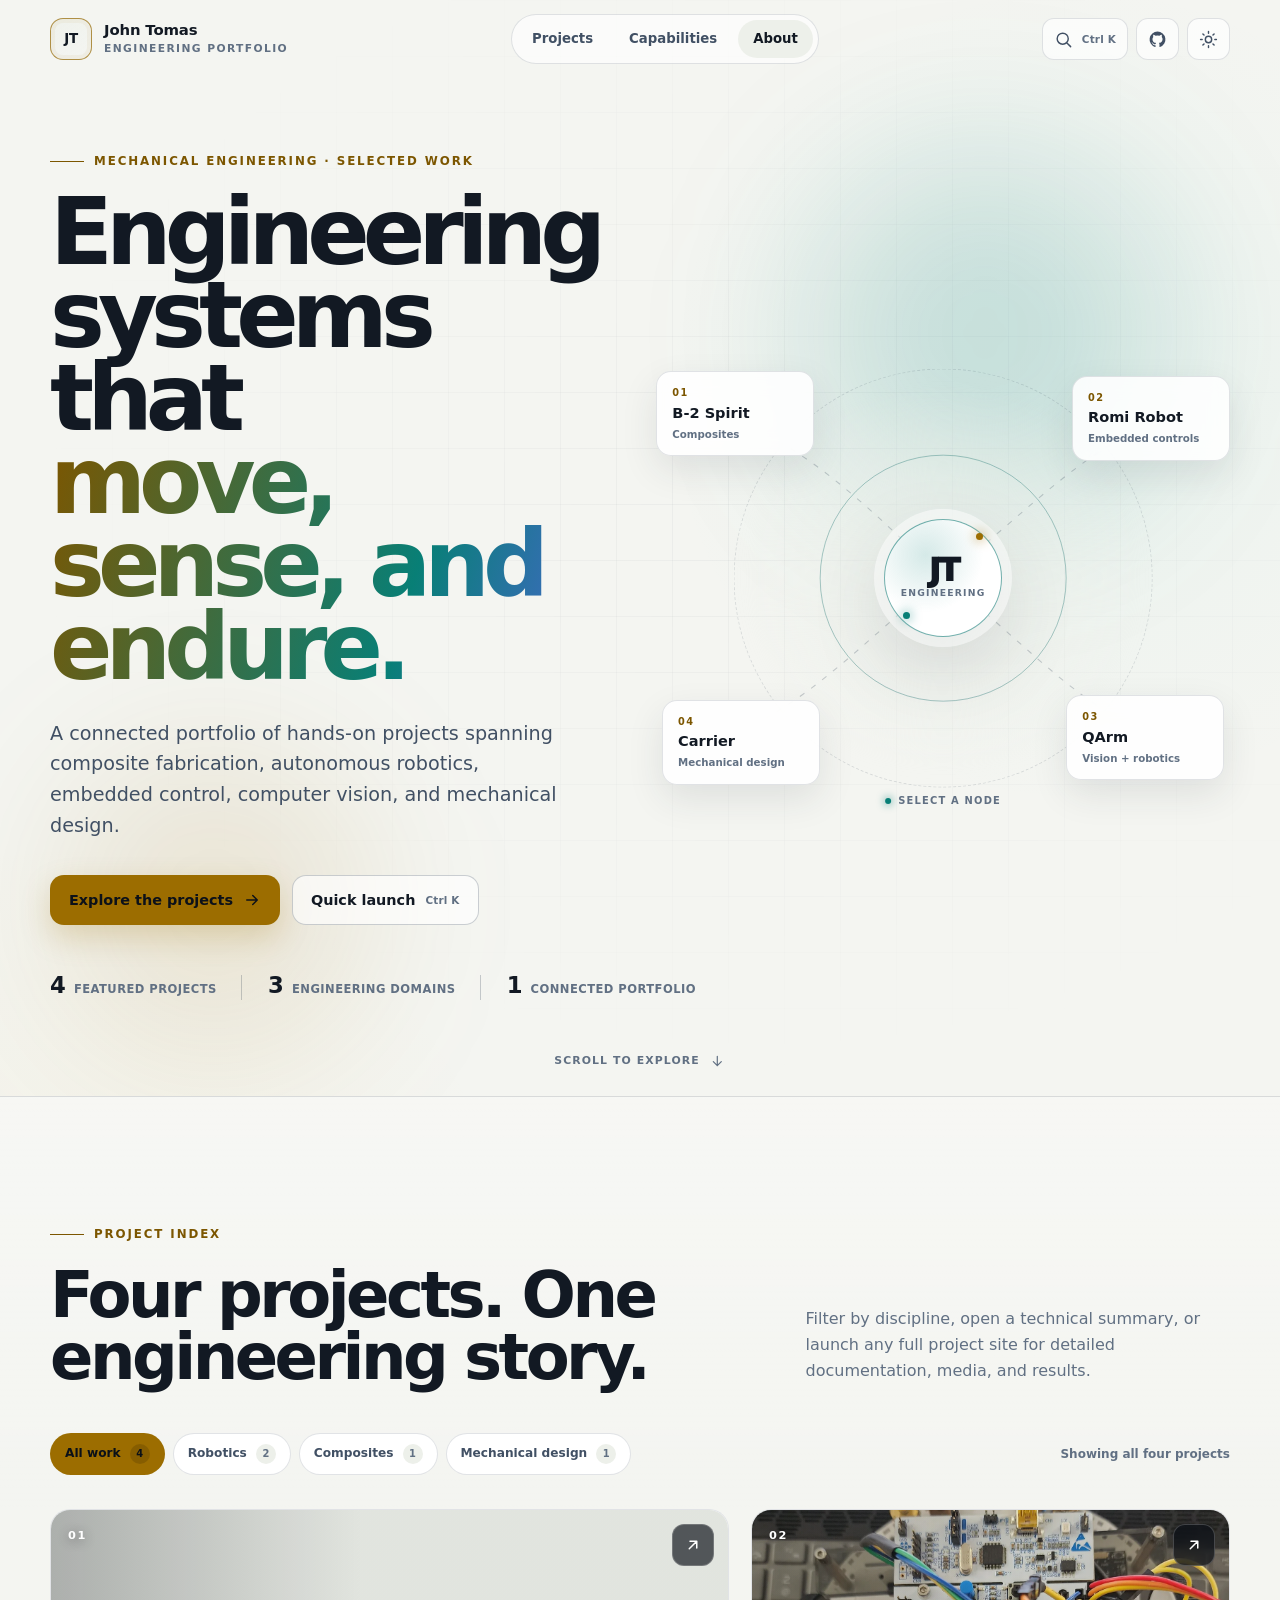
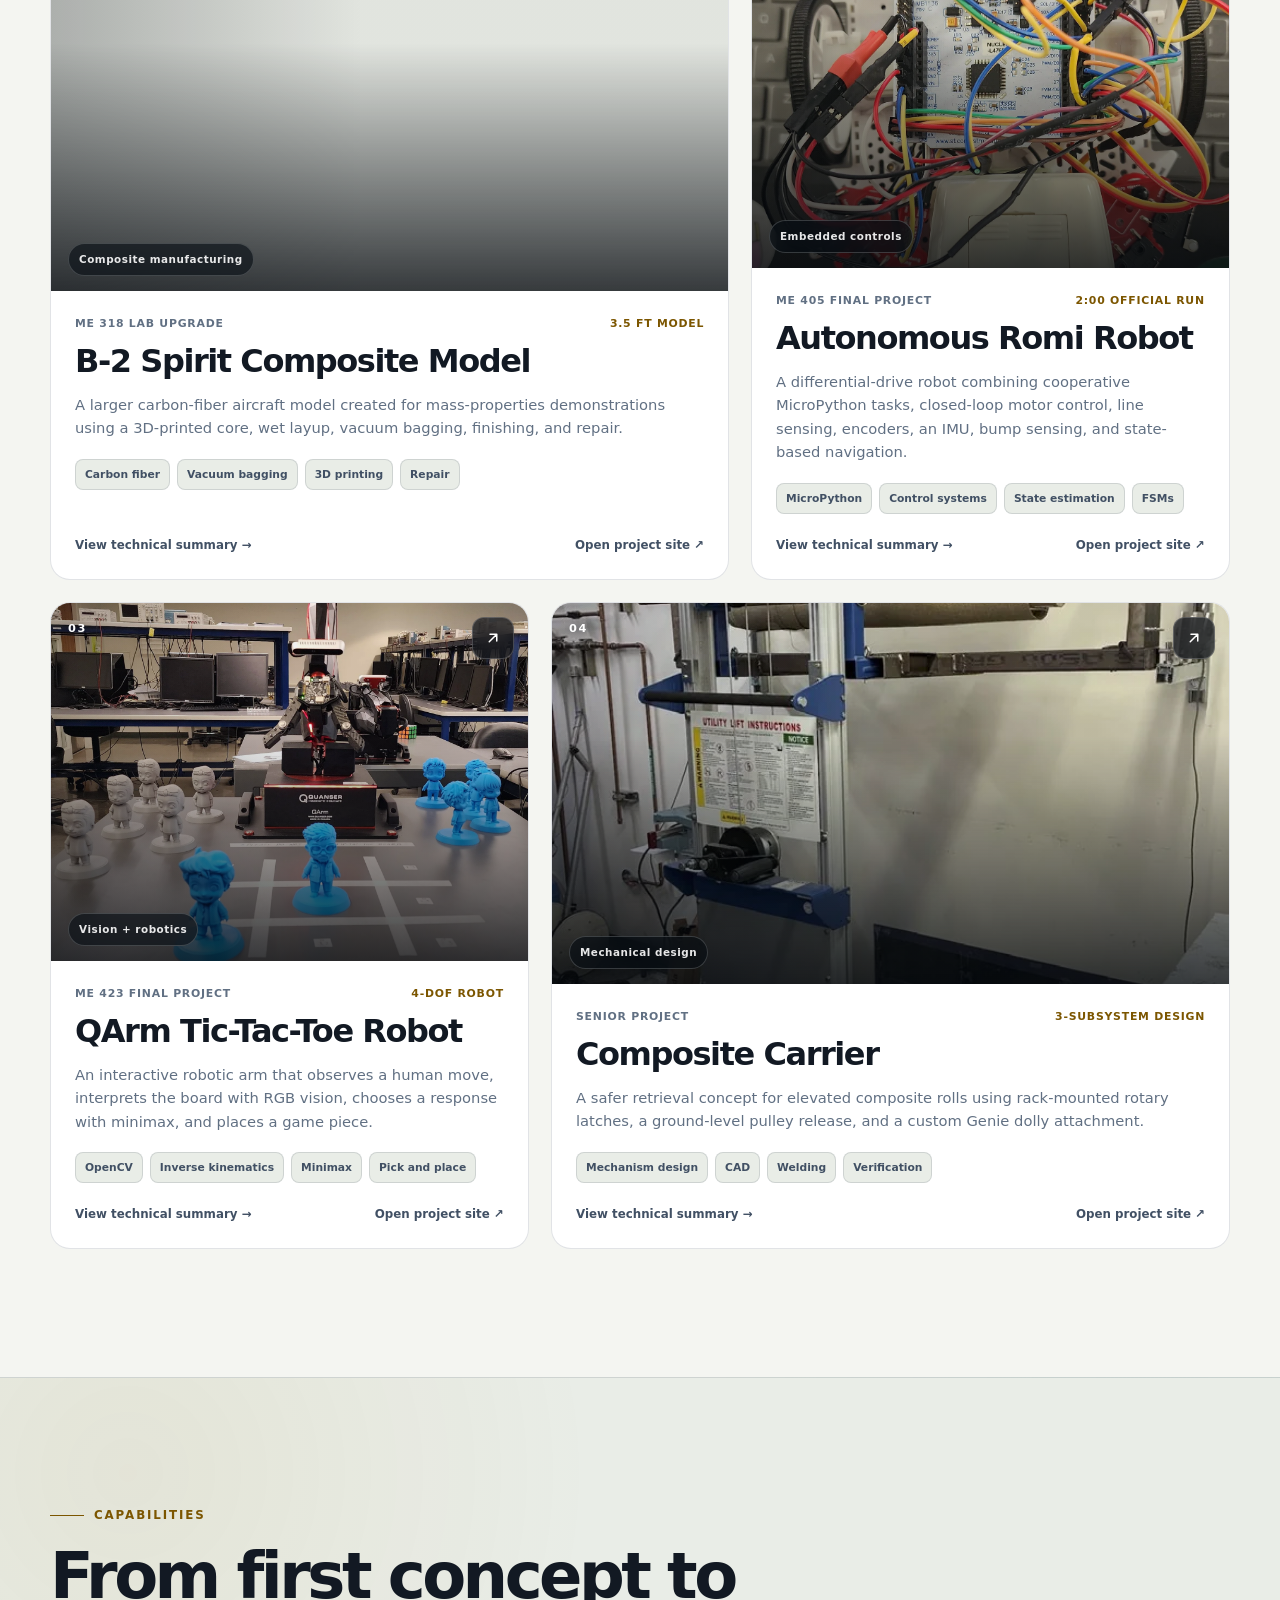
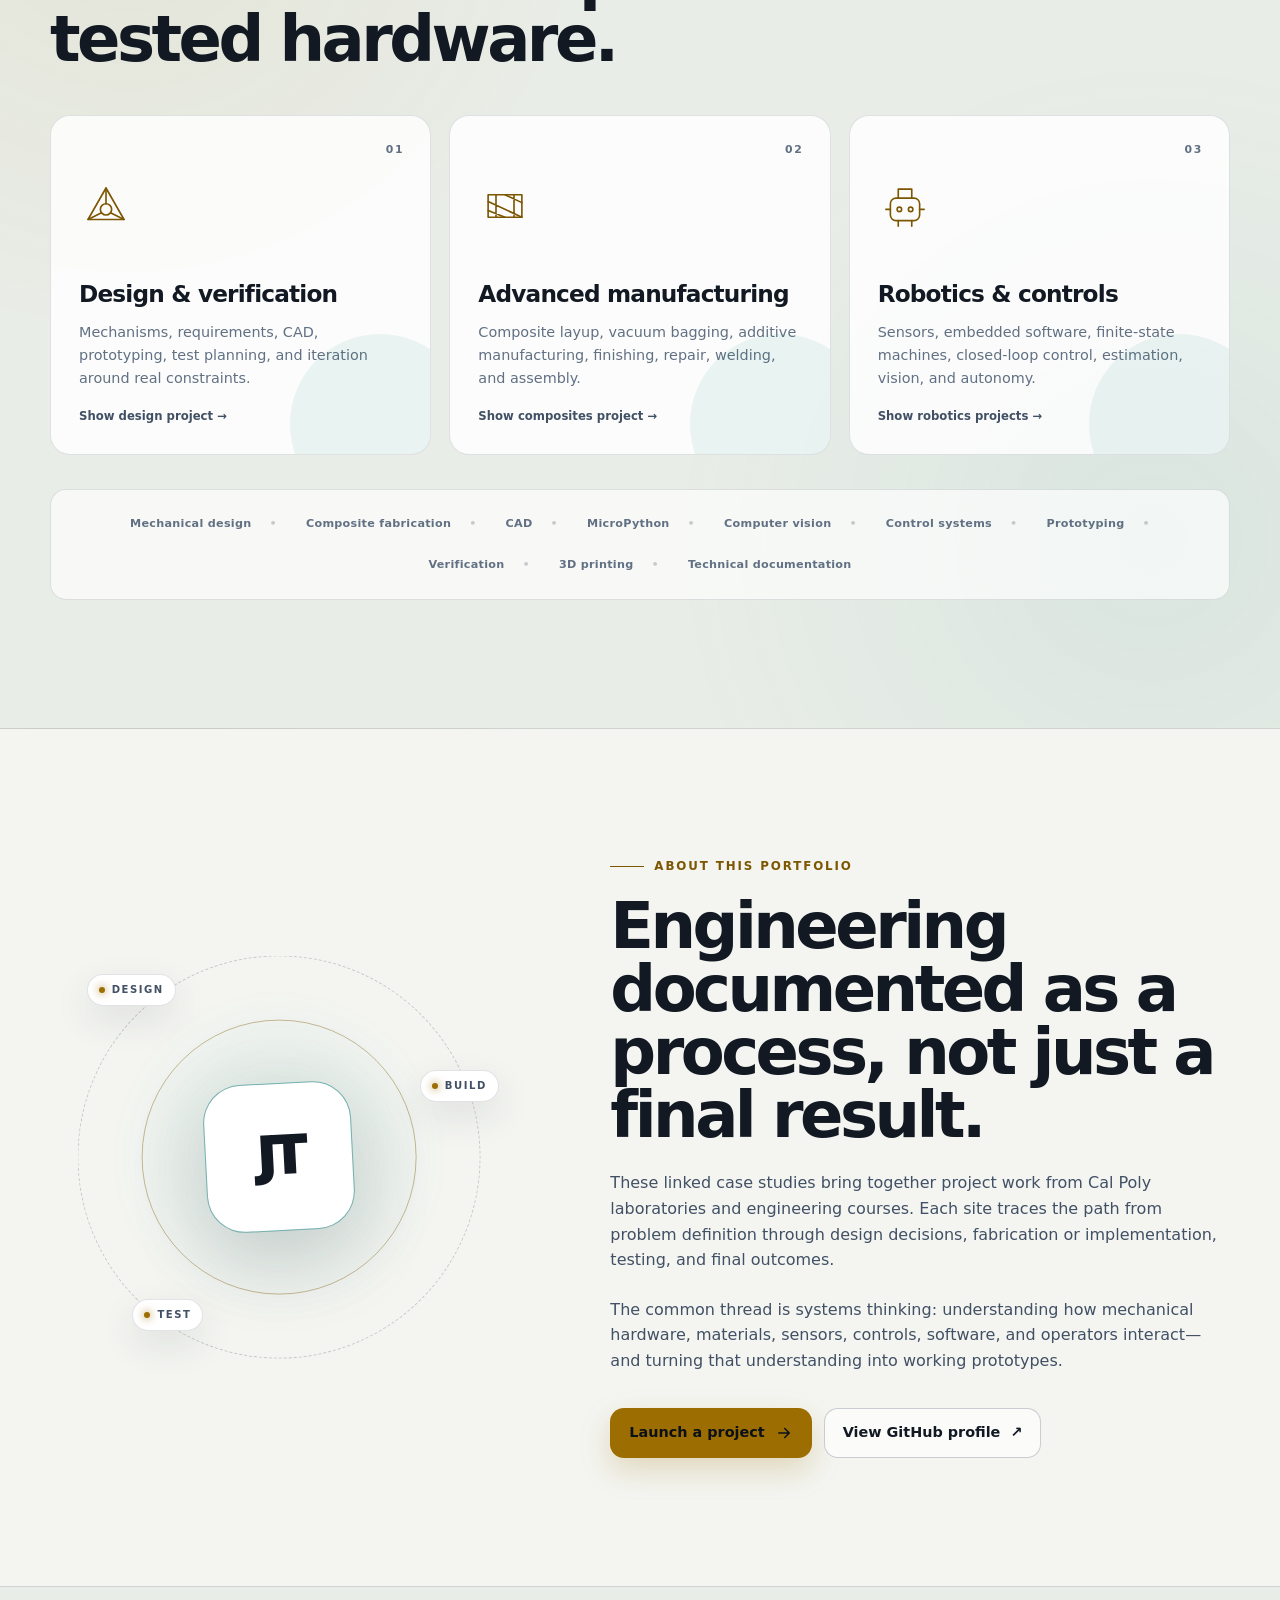
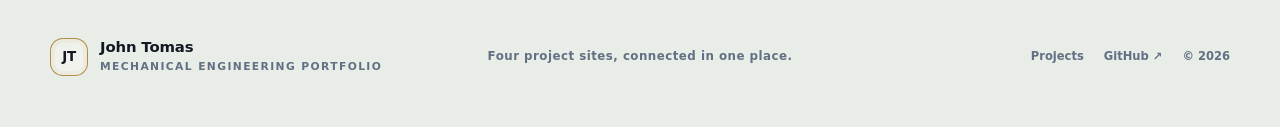
<file: index.html>
<!doctype html>
<html lang="en" data-theme="dark">
<head>
  <meta charset="utf-8" />
  <meta name="viewport" content="width=device-width, initial-scale=1" />
  <meta name="description" content="John Tomas's mechanical engineering portfolio: composites, robotics, embedded controls, computer vision, fabrication, and mechanical design." />
  <meta name="author" content="John Tomas" />
  <meta name="theme-color" content="#070b12" />

  <title>John Tomas | Mechanical Engineering Portfolio</title>
  <link rel="canonical" href="https://jftomas747.github.io/" />
  <link rel="icon" href="assets/favicon.svg" type="image/svg+xml" />
  <link rel="apple-touch-icon" href="assets/icon-192.png" />
  <link rel="manifest" href="site.webmanifest" />

  <meta property="og:type" content="website" />
  <meta property="og:title" content="John Tomas | Engineering Portfolio" />
  <meta property="og:description" content="Four engineering case studies spanning composites, robotics, controls, and mechanical design." />
  <meta property="og:url" content="https://jftomas747.github.io/" />
  <meta property="og:image" content="https://jftomas747.github.io/assets/social-card.jpg" />
  <meta property="og:image:width" content="1200" />
  <meta property="og:image:height" content="630" />
  <meta name="twitter:card" content="summary_large_image" />

  <script>
    document.documentElement.classList.add('js');
    (() => {
      let saved = null;
      try { saved = localStorage.getItem('portfolio-theme'); } catch (_) {}
      const preferred = window.matchMedia('(prefers-color-scheme: light)').matches ? 'light' : 'dark';
      document.documentElement.dataset.theme = saved || preferred;
    })();
  </script>
  <link rel="stylesheet" href="styles.css" />

  <script type="application/ld+json">
  {
    "@context": "https://schema.org",
    "@type": "Person",
    "name": "John Tomas",
    "url": "https://jftomas747.github.io/",
    "sameAs": ["https://github.com/jftomas747"],
    "knowsAbout": [
      "Mechanical engineering",
      "Composite manufacturing",
      "Robotics",
      "Embedded controls",
      "Computer vision",
      "Mechanical design"
    ]
  }
  </script>
</head>
<body>
  <a class="skip-link" href="#main-content">Skip to content</a>
  <div class="scroll-progress" aria-hidden="true"><span id="scroll-progress-bar"></span></div>

  <header class="site-header" id="site-header">
    <div class="container header-inner">
      <a class="brand" href="#home" aria-label="John Tomas portfolio home">
        <span class="brand-mark" aria-hidden="true">JT</span>
        <span class="brand-copy">
          <strong>John Tomas</strong>
          <span>Engineering Portfolio</span>
        </span>
      </a>

      <nav class="desktop-nav" aria-label="Primary navigation">
        <a href="#projects">Projects</a>
        <a href="#capabilities">Capabilities</a>
        <a href="#about">About</a>
      </nav>

      <div class="header-actions">
        <button class="icon-button command-trigger" type="button" aria-label="Open project search" title="Search projects (Ctrl or Command + K)">
          <svg viewBox="0 0 24 24" aria-hidden="true"><path d="m21 21-4.35-4.35m1.35-5.65a7 7 0 1 1-14 0 7 7 0 0 1 14 0Z" /></svg>
          <span class="command-key" aria-hidden="true">⌘K</span>
        </button>

        <a class="icon-button" href="https://github.com/jftomas747" target="_blank" rel="noopener noreferrer" aria-label="Open John Tomas on GitHub" title="GitHub profile">
          <svg viewBox="0 0 24 24" aria-hidden="true"><path d="M12 2a10 10 0 0 0-3.16 19.49c.5.09.68-.22.68-.48v-1.87c-2.78.6-3.37-1.18-3.37-1.18-.45-1.16-1.11-1.47-1.11-1.47-.91-.62.07-.61.07-.61 1 .07 1.53 1.03 1.53 1.03.9 1.53 2.35 1.09 2.92.83.09-.65.35-1.09.64-1.34-2.22-.25-4.55-1.11-4.55-4.94 0-1.09.39-1.98 1.03-2.68-.1-.25-.45-1.27.1-2.64 0 0 .84-.27 2.75 1.02A9.56 9.56 0 0 1 12 6.82a9.5 9.5 0 0 1 2.5.34c1.9-1.29 2.74-1.02 2.74-1.02.55 1.37.2 2.39.1 2.64.64.7 1.03 1.59 1.03 2.68 0 3.84-2.34 4.69-4.57 4.94.36.31.68.92.68 1.86v2.75c0 .27.18.58.69.48A10 10 0 0 0 12 2Z" /></svg>
        </a>

        <button class="icon-button" id="theme-toggle" type="button" aria-label="Switch color theme" title="Switch color theme">
          <svg class="theme-icon theme-icon--sun" viewBox="0 0 24 24" aria-hidden="true"><circle cx="12" cy="12" r="4" /><path d="M12 2v2m0 16v2M4.93 4.93l1.42 1.42m11.3 11.3 1.42 1.42M2 12h2m16 0h2M4.93 19.07l1.42-1.42m11.3-11.3 1.42-1.42" /></svg>
          <svg class="theme-icon theme-icon--moon" viewBox="0 0 24 24" aria-hidden="true"><path d="M21 12.79A9 9 0 1 1 11.21 3 7 7 0 0 0 21 12.79Z" /></svg>
        </button>

        <button class="icon-button menu-toggle" id="menu-toggle" type="button" aria-controls="mobile-nav" aria-expanded="false" aria-label="Open navigation menu">
          <svg class="menu-icon" viewBox="0 0 24 24" aria-hidden="true"><path d="M4 7h16M4 12h16M4 17h16" /></svg>
        </button>
      </div>
    </div>

    <nav class="mobile-nav" id="mobile-nav" aria-label="Mobile navigation" hidden>
      <a href="#projects">Projects</a>
      <a href="#capabilities">Capabilities</a>
      <a href="#about">About</a>
      <button class="mobile-command command-trigger" type="button">Quick launch <span>⌘K</span></button>
    </nav>
  </header>

  <main id="main-content">
    <section class="hero" id="home" aria-labelledby="hero-title">
      <div class="hero-grid-pattern" aria-hidden="true"></div>
      <div class="hero-glow hero-glow--one" aria-hidden="true"></div>
      <div class="hero-glow hero-glow--two" aria-hidden="true"></div>

      <div class="container hero-layout">
        <div class="hero-copy reveal">
          <p class="eyebrow"><span></span> Mechanical Engineering · Selected Work</p>
          <h1 id="hero-title">Engineering systems that <span class="gradient-text">move, sense, and endure.</span></h1>
          <p class="hero-lede">
            A connected portfolio of hands-on projects spanning composite fabrication, autonomous robotics, embedded control, computer vision, and mechanical design.
          </p>

          <div class="hero-actions">
            <a class="button button--primary" href="#projects">
              Explore the projects
              <svg viewBox="0 0 24 24" aria-hidden="true"><path d="M5 12h14m-6-6 6 6-6 6" /></svg>
            </a>
            <button class="button button--secondary command-trigger" type="button">
              Quick launch
              <span class="button-key" aria-hidden="true">⌘K</span>
            </button>
          </div>

          <dl class="hero-stats" aria-label="Portfolio summary">
            <div><dt>4</dt><dd>Featured projects</dd></div>
            <div><dt>3</dt><dd>Engineering domains</dd></div>
            <div><dt>1</dt><dd>Connected portfolio</dd></div>
          </dl>
        </div>

        <div class="system-map reveal" aria-label="Interactive map of the four featured projects">
          <div class="map-orbit map-orbit--outer" aria-hidden="true"></div>
          <div class="map-orbit map-orbit--inner" aria-hidden="true"></div>
          <svg class="map-lines" viewBox="0 0 620 520" preserveAspectRatio="none" aria-hidden="true">
            <path class="map-line map-line--b2" d="M310 260 C245 200 184 136 108 100" />
            <path class="map-line map-line--romi" d="M310 260 C384 205 444 138 516 103" />
            <path class="map-line map-line--qarm" d="M310 260 C384 318 441 382 509 418" />
            <path class="map-line map-line--carrier" d="M310 260 C240 315 182 379 111 416" />
          </svg>

          <div class="map-core" aria-hidden="true">
            <span>JT</span>
            <small>Engineering</small>
          </div>

          <a class="map-node map-node--b2" href="#b2-spirit" data-map-project="b2">
            <span class="map-node__index">01</span>
            <strong>B-2 Spirit</strong>
            <small>Composites</small>
          </a>
          <a class="map-node map-node--romi" href="#romi-robot" data-map-project="romi">
            <span class="map-node__index">02</span>
            <strong>Romi Robot</strong>
            <small>Embedded controls</small>
          </a>
          <a class="map-node map-node--qarm" href="#qarm-tictactoe" data-map-project="qarm">
            <span class="map-node__index">03</span>
            <strong>QArm</strong>
            <small>Vision + robotics</small>
          </a>
          <a class="map-node map-node--carrier" href="#composite-carrier" data-map-project="carrier">
            <span class="map-node__index">04</span>
            <strong>Carrier</strong>
            <small>Mechanical design</small>
          </a>

          <div class="map-label" aria-hidden="true"><span></span> Select a node</div>
        </div>
      </div>

      <a class="scroll-cue" href="#projects" aria-label="Scroll to projects">
        <span>Scroll to explore</span>
        <svg viewBox="0 0 24 24" aria-hidden="true"><path d="M12 5v14m-6-6 6 6 6-6" /></svg>
      </a>
    </section>

    <section class="section projects-section" id="projects" aria-labelledby="projects-title">
      <div class="container">
        <div class="section-heading reveal">
          <div>
            <p class="eyebrow"><span></span> Project Index</p>
            <h2 id="projects-title">Four projects. One engineering story.</h2>
          </div>
          <p>
            Filter by discipline, open a technical summary, or launch any full project site for detailed documentation, media, and results.
          </p>
        </div>

        <div class="filter-row reveal">
          <div class="filter-group" role="group" aria-label="Filter projects by discipline">
            <button class="filter-button is-active" type="button" data-filter="all" aria-pressed="true">All work <span>4</span></button>
            <button class="filter-button" type="button" data-filter="robotics" aria-pressed="false">Robotics <span>2</span></button>
            <button class="filter-button" type="button" data-filter="composites" aria-pressed="false">Composites <span>1</span></button>
            <button class="filter-button" type="button" data-filter="design" aria-pressed="false">Mechanical design <span>1</span></button>
          </div>
          <p class="filter-status" id="filter-status" aria-live="polite">Showing all four projects</p>
        </div>

        <div class="projects-grid" id="project-grid">
          <article class="project-card project-card--wide reveal" id="b2-spirit" data-category="composites manufacturing" data-project-card="b2">
            <div class="project-card__media">
              <img src="assets/b2-spirit.webp" alt="Finished glossy carbon-fiber B-2 Spirit model on a workbench" width="1600" height="901" loading="lazy" decoding="async" />
              <span class="project-card__number" aria-hidden="true">01</span>
              <span class="project-card__discipline">Composite manufacturing</span>
              <a class="project-card__launch-icon" href="https://jftomas747.github.io/b2-spirit-mass-properties/" target="_blank" rel="noopener noreferrer" aria-label="Open the B-2 Spirit project site in a new tab">
                <svg viewBox="0 0 24 24" aria-hidden="true"><path d="M7 17 17 7M8 7h9v9" /></svg>
              </a>
            </div>
            <div class="project-card__body">
              <div class="project-card__meta"><span>ME 318 Lab Upgrade</span><span>3.5 ft model</span></div>
              <h3>B-2 Spirit Composite Model</h3>
              <p>A larger carbon-fiber aircraft model created for mass-properties demonstrations using a 3D-printed core, wet layup, vacuum bagging, finishing, and repair.</p>
              <ul class="tag-list" aria-label="B-2 Spirit project skills">
                <li>Carbon fiber</li><li>Vacuum bagging</li><li>3D printing</li><li>Repair</li>
              </ul>
              <div class="project-card__actions">
                <button class="text-button" type="button" data-project-open="b2">View technical summary <span aria-hidden="true">→</span></button>
                <a href="https://jftomas747.github.io/b2-spirit-mass-properties/" target="_blank" rel="noopener noreferrer">Open project site <span aria-hidden="true">↗</span></a>
              </div>
            </div>
          </article>

          <article class="project-card project-card--tall reveal" id="romi-robot" data-category="robotics controls embedded" data-project-card="romi">
            <div class="project-card__media">
              <img src="assets/romi.webp" alt="Top view of the assembled Romi robot with controller board, sensors, wheels, and wiring" width="1349" height="1600" loading="lazy" decoding="async" />
              <span class="project-card__number" aria-hidden="true">02</span>
              <span class="project-card__discipline">Embedded controls</span>
              <a class="project-card__launch-icon" href="https://jftomas747.github.io/me405-final-website/" target="_blank" rel="noopener noreferrer" aria-label="Open the autonomous Romi project site in a new tab">
                <svg viewBox="0 0 24 24" aria-hidden="true"><path d="M7 17 17 7M8 7h9v9" /></svg>
              </a>
            </div>
            <div class="project-card__body">
              <div class="project-card__meta"><span>ME 405 Final Project</span><span>2:00 official run</span></div>
              <h3>Autonomous Romi Robot</h3>
              <p>A differential-drive robot combining cooperative MicroPython tasks, closed-loop motor control, line sensing, encoders, an IMU, bump sensing, and state-based navigation.</p>
              <ul class="tag-list" aria-label="Romi project skills">
                <li>MicroPython</li><li>Control systems</li><li>State estimation</li><li>FSMs</li>
              </ul>
              <div class="project-card__actions">
                <button class="text-button" type="button" data-project-open="romi">View technical summary <span aria-hidden="true">→</span></button>
                <a href="https://jftomas747.github.io/me405-final-website/" target="_blank" rel="noopener noreferrer">Open project site <span aria-hidden="true">↗</span></a>
              </div>
            </div>
          </article>

          <article class="project-card project-card--tall reveal" id="qarm-tictactoe" data-category="robotics vision software" data-project-card="qarm">
            <div class="project-card__media">
              <img src="assets/qarm.webp" alt="Quanser QArm positioned over a tic-tac-toe board with blue and neutral character tokens" width="1600" height="1448" loading="lazy" decoding="async" />
              <span class="project-card__number" aria-hidden="true">03</span>
              <span class="project-card__discipline">Vision + robotics</span>
              <a class="project-card__launch-icon" href="https://jftomas747.github.io/me423_robotics_tictactoe_project/" target="_blank" rel="noopener noreferrer" aria-label="Open the QArm tic-tac-toe project site in a new tab">
                <svg viewBox="0 0 24 24" aria-hidden="true"><path d="M7 17 17 7M8 7h9v9" /></svg>
              </a>
            </div>
            <div class="project-card__body">
              <div class="project-card__meta"><span>ME 423 Final Project</span><span>4-DOF robot</span></div>
              <h3>QArm Tic-Tac-Toe Robot</h3>
              <p>An interactive robotic arm that observes a human move, interprets the board with RGB vision, chooses a response with minimax, and places a game piece.</p>
              <ul class="tag-list" aria-label="QArm project skills">
                <li>OpenCV</li><li>Inverse kinematics</li><li>Minimax</li><li>Pick and place</li>
              </ul>
              <div class="project-card__actions">
                <button class="text-button" type="button" data-project-open="qarm">View technical summary <span aria-hidden="true">→</span></button>
                <a href="https://jftomas747.github.io/me423_robotics_tictactoe_project/" target="_blank" rel="noopener noreferrer">Open project site <span aria-hidden="true">↗</span></a>
              </div>
            </div>
          </article>

          <article class="project-card project-card--wide reveal" id="composite-carrier" data-category="design manufacturing verification" data-project-card="carrier">
            <div class="project-card__media">
              <img src="assets/composite-carrier.webp" alt="Composite Carrier verification prototype mounted on a Genie material lift in the composites laboratory" width="621" height="818" loading="lazy" decoding="async" />
              <span class="project-card__number" aria-hidden="true">04</span>
              <span class="project-card__discipline">Mechanical design</span>
              <a class="project-card__launch-icon" href="https://jftomas747.github.io/composite-carrier/" target="_blank" rel="noopener noreferrer" aria-label="Open the Composite Carrier project site in a new tab">
                <svg viewBox="0 0 24 24" aria-hidden="true"><path d="M7 17 17 7M8 7h9v9" /></svg>
              </a>
            </div>
            <div class="project-card__body">
              <div class="project-card__meta"><span>Senior Project</span><span>3-subsystem design</span></div>
              <h3>Composite Carrier</h3>
              <p>A safer retrieval concept for elevated composite rolls using rack-mounted rotary latches, a ground-level pulley release, and a custom Genie dolly attachment.</p>
              <ul class="tag-list" aria-label="Composite Carrier project skills">
                <li>Mechanism design</li><li>CAD</li><li>Welding</li><li>Verification</li>
              </ul>
              <div class="project-card__actions">
                <button class="text-button" type="button" data-project-open="carrier">View technical summary <span aria-hidden="true">→</span></button>
                <a href="https://jftomas747.github.io/composite-carrier/" target="_blank" rel="noopener noreferrer">Open project site <span aria-hidden="true">↗</span></a>
              </div>
            </div>
          </article>
        </div>
      </div>
    </section>

    <section class="section capabilities-section" id="capabilities" aria-labelledby="capabilities-title">
      <div class="container">
        <div class="section-heading section-heading--compact reveal">
          <div>
            <p class="eyebrow"><span></span> Capabilities</p>
            <h2 id="capabilities-title">From first concept to tested hardware.</h2>
          </div>
        </div>

        <div class="capability-grid">
          <button class="capability-card reveal" type="button" data-filter-jump="design">
            <span class="capability-card__number">01</span>
            <svg viewBox="0 0 48 48" aria-hidden="true"><path d="M8 36 24 8l16 28H8Z" /><circle cx="24" cy="27" r="5" /><path d="M24 8v14M8 36l12-6m20 6-12-6" /></svg>
            <h3>Design &amp; verification</h3>
            <p>Mechanisms, requirements, CAD, prototyping, test planning, and iteration around real constraints.</p>
            <span class="capability-link">Show design project <span aria-hidden="true">→</span></span>
          </button>

          <button class="capability-card reveal" type="button" data-filter-jump="composites">
            <span class="capability-card__number">02</span>
            <svg viewBox="0 0 48 48" aria-hidden="true"><path d="M9 14h30v20H9z" /><path d="m9 20 30 14M9 28l15 6m0-20 15 7M16 14v20m16-20v20" /></svg>
            <h3>Advanced manufacturing</h3>
            <p>Composite layup, vacuum bagging, additive manufacturing, finishing, repair, welding, and assembly.</p>
            <span class="capability-link">Show composites project <span aria-hidden="true">→</span></span>
          </button>

          <button class="capability-card reveal" type="button" data-filter-jump="robotics">
            <span class="capability-card__number">03</span>
            <svg viewBox="0 0 48 48" aria-hidden="true"><rect x="11" y="17" width="26" height="20" rx="5" /><path d="M18 17V9h12v8M7 27h4m26 0h4M18 42v-5m12 5v-5" /><circle cx="19" cy="27" r="2" /><circle cx="29" cy="27" r="2" /></svg>
            <h3>Robotics &amp; controls</h3>
            <p>Sensors, embedded software, finite-state machines, closed-loop control, estimation, vision, and autonomy.</p>
            <span class="capability-link">Show robotics projects <span aria-hidden="true">→</span></span>
          </button>
        </div>

        <div class="skill-rail reveal" aria-label="Engineering skills represented across the portfolio">
          <span>Mechanical design</span><span>Composite fabrication</span><span>CAD</span><span>MicroPython</span><span>Computer vision</span><span>Control systems</span><span>Prototyping</span><span>Verification</span><span>3D printing</span><span>Technical documentation</span>
        </div>
      </div>
    </section>

    <section class="section about-section" id="about" aria-labelledby="about-title">
      <div class="container about-layout">
        <div class="about-visual reveal" aria-hidden="true">
          <div class="about-ring about-ring--one"></div>
          <div class="about-ring about-ring--two"></div>
          <div class="about-monogram">JT</div>
          <div class="about-coordinate about-coordinate--one">DESIGN</div>
          <div class="about-coordinate about-coordinate--two">BUILD</div>
          <div class="about-coordinate about-coordinate--three">TEST</div>
        </div>

        <div class="about-copy reveal">
          <p class="eyebrow"><span></span> About this portfolio</p>
          <h2 id="about-title">Engineering documented as a process, not just a final result.</h2>
          <p>
            These linked case studies bring together project work from Cal Poly laboratories and engineering courses. Each site traces the path from problem definition through design decisions, fabrication or implementation, testing, and final outcomes.
          </p>
          <p>
            The common thread is systems thinking: understanding how mechanical hardware, materials, sensors, controls, software, and operators interact—and turning that understanding into working prototypes.
          </p>
          <div class="about-actions">
            <button class="button button--primary command-trigger" type="button">Launch a project <svg viewBox="0 0 24 24" aria-hidden="true"><path d="M5 12h14m-6-6 6 6-6 6" /></svg></button>
            <a class="button button--secondary" href="https://github.com/jftomas747" target="_blank" rel="noopener noreferrer">View GitHub profile <span aria-hidden="true">↗</span></a>
          </div>
        </div>
      </div>
    </section>
  </main>

  <footer class="site-footer">
    <div class="container footer-inner">
      <div>
        <a class="brand brand--footer" href="#home">
          <span class="brand-mark" aria-hidden="true">JT</span>
          <span class="brand-copy"><strong>John Tomas</strong><span>Mechanical Engineering Portfolio</span></span>
        </a>
      </div>
      <p>Four project sites, connected in one place.</p>
      <div class="footer-links">
        <a href="#projects">Projects</a>
        <a href="https://github.com/jftomas747" target="_blank" rel="noopener noreferrer">GitHub ↗</a>
        <span>© <span id="current-year">2026</span></span>
      </div>
    </div>
  </footer>

  <button class="back-to-top" id="back-to-top" type="button" aria-label="Back to top">
    <svg viewBox="0 0 24 24" aria-hidden="true"><path d="m6 14 6-6 6 6" /></svg>
  </button>

  <dialog class="project-dialog" id="project-dialog" aria-labelledby="dialog-title">
    <div class="dialog-shell">
      <form method="dialog" class="dialog-close-form">
        <button class="dialog-close" value="close" aria-label="Close project summary">
          <svg viewBox="0 0 24 24" aria-hidden="true"><path d="m6 6 12 12M18 6 6 18" /></svg>
        </button>
      </form>
      <div class="dialog-accent" id="dialog-accent"></div>
      <p class="dialog-eyebrow" id="dialog-eyebrow"></p>
      <h2 id="dialog-title"></h2>
      <p class="dialog-description" id="dialog-description"></p>
      <div class="dialog-metrics" id="dialog-metrics"></div>
      <div class="dialog-details">
        <div><span>Challenge</span><p id="dialog-challenge"></p></div>
        <div><span>Approach</span><p id="dialog-approach"></p></div>
        <div><span>Outcome</span><p id="dialog-outcome"></p></div>
      </div>
      <ul class="tag-list dialog-tags" id="dialog-tags"></ul>
      <a class="button button--primary dialog-launch" id="dialog-launch" href="#" target="_blank" rel="noopener noreferrer">Open full project site <svg viewBox="0 0 24 24" aria-hidden="true"><path d="M7 17 17 7M8 7h9v9" /></svg></a>
    </div>
  </dialog>

  <dialog class="command-dialog" id="command-dialog" aria-labelledby="command-title">
    <div class="command-shell">
      <div class="command-header">
        <svg viewBox="0 0 24 24" aria-hidden="true"><path d="m21 21-4.35-4.35m1.35-5.65a7 7 0 1 1-14 0 7 7 0 0 1 14 0Z" /></svg>
        <label class="visually-hidden" for="command-search">Search projects</label>
        <input id="command-search" type="search" autocomplete="off" placeholder="Search projects, tools, or disciplines…" />
        <form method="dialog"><button class="command-escape" value="close" aria-label="Close search">Esc</button></form>
      </div>
      <p class="command-label" id="command-title">Quick launch</p>
      <div class="command-results" id="command-results" role="listbox" aria-label="Project search results"></div>
      <div class="command-footer"><span><kbd>↑</kbd><kbd>↓</kbd> Navigate</span><span><kbd>Enter</kbd> Open</span><span><kbd>Esc</kbd> Close</span></div>
    </div>
  </dialog>

  <script src="script.js" defer></script>
</body>
</html>
</file>
<file: styles.css>
:root {
  color-scheme: dark;
  --bg: #070b12;
  --bg-soft: #0a1019;
  --surface: #0f1724;
  --surface-strong: #141f2f;
  --surface-glass: rgba(10, 16, 25, 0.78);
  --text: #f5f7fb;
  --text-soft: #d9e0ea;
  --muted: #98a6b8;
  --muted-strong: #b9c4d1;
  --line: rgba(196, 211, 230, 0.14);
  --line-strong: rgba(196, 211, 230, 0.24);
  --accent: #e7b93f;
  --accent-strong: #f1cd69;
  --accent-soft: rgba(231, 185, 63, 0.14);
  --teal: #4fd1c5;
  --teal-soft: rgba(79, 209, 197, 0.14);
  --blue: #7f9dff;
  --shadow-sm: 0 12px 32px rgba(0, 0, 0, 0.2);
  --shadow-lg: 0 28px 80px rgba(0, 0, 0, 0.38);
  --radius-sm: 12px;
  --radius-md: 20px;
  --radius-lg: 30px;
  --container: 1180px;
  --header-height: 78px;
  --ease: cubic-bezier(0.22, 1, 0.36, 1);
}

html[data-theme="light"] {
  color-scheme: light;
  --bg: #f4f5f1;
  --bg-soft: #e9ede7;
  --surface: #ffffff;
  --surface-strong: #edf0ea;
  --surface-glass: rgba(247, 248, 244, 0.84);
  --text: #121923;
  --text-soft: #283342;
  --muted: #617083;
  --muted-strong: #415064;
  --line: rgba(26, 43, 63, 0.13);
  --line-strong: rgba(26, 43, 63, 0.22);
  --accent: #9c6d00;
  --accent-strong: #7c5600;
  --accent-soft: rgba(156, 109, 0, 0.11);
  --teal: #087f76;
  --teal-soft: rgba(8, 127, 118, 0.11);
  --blue: #4767cc;
  --shadow-sm: 0 14px 36px rgba(41, 51, 62, 0.1);
  --shadow-lg: 0 28px 80px rgba(41, 51, 62, 0.16);
}

*,
*::before,
*::after {
  box-sizing: border-box;
}

html {
  scroll-behavior: smooth;
  scroll-padding-top: calc(var(--header-height) + 24px);
  background: var(--bg);
}

body {
  margin: 0;
  min-width: 320px;
  overflow-x: hidden;
  background:
    radial-gradient(circle at 84% 8%, rgba(79, 209, 197, 0.06), transparent 26rem),
    radial-gradient(circle at 6% 26%, rgba(231, 185, 63, 0.05), transparent 28rem),
    var(--bg);
  color: var(--text);
  font-family: Inter, ui-sans-serif, system-ui, -apple-system, BlinkMacSystemFont, "Segoe UI", sans-serif;
  font-size: 16px;
  line-height: 1.6;
  -webkit-font-smoothing: antialiased;
  text-rendering: optimizeLegibility;
}

body.dialog-open {
  overflow: hidden;
}

::selection {
  background: var(--accent);
  color: #091018;
}

img,
svg {
  display: block;
  max-width: 100%;
}

button,
input {
  font: inherit;
}

button,
a {
  -webkit-tap-highlight-color: transparent;
}

a {
  color: inherit;
  text-decoration: none;
}

button {
  color: inherit;
}

button:focus-visible,
a:focus-visible,
input:focus-visible {
  outline: 3px solid color-mix(in srgb, var(--teal) 70%, transparent);
  outline-offset: 4px;
}

[hidden] {
  display: none !important;
}

.container {
  width: min(calc(100% - 40px), var(--container));
  margin-inline: auto;
}

.section {
  position: relative;
  padding: 128px 0;
}

.visually-hidden {
  position: absolute !important;
  width: 1px !important;
  height: 1px !important;
  padding: 0 !important;
  margin: -1px !important;
  overflow: hidden !important;
  clip: rect(0, 0, 0, 0) !important;
  white-space: nowrap !important;
  border: 0 !important;
}

.skip-link {
  position: fixed;
  top: 12px;
  left: 12px;
  z-index: 2000;
  padding: 10px 14px;
  border-radius: 10px;
  background: var(--text);
  color: var(--bg);
  font-weight: 800;
  transform: translateY(-180%);
  transition: transform 180ms ease;
}

.skip-link:focus {
  transform: translateY(0);
}

.scroll-progress {
  position: fixed;
  inset: 0 0 auto;
  z-index: 1500;
  height: 3px;
  pointer-events: none;
}

.scroll-progress span {
  display: block;
  width: 100%;
  height: 100%;
  transform: scaleX(0);
  transform-origin: left center;
  background: linear-gradient(90deg, var(--accent), var(--teal));
}

/* Header */
.site-header {
  position: fixed;
  inset: 0 0 auto;
  z-index: 1000;
  height: var(--header-height);
  border-bottom: 1px solid transparent;
  transition: background 240ms ease, border-color 240ms ease, box-shadow 240ms ease;
}

.site-header.is-scrolled,
.site-header.menu-open {
  border-color: var(--line);
  background: var(--surface-glass);
  box-shadow: 0 12px 38px rgba(0, 0, 0, 0.1);
  -webkit-backdrop-filter: blur(18px) saturate(130%);
  backdrop-filter: blur(18px) saturate(130%);
}

.header-inner {
  display: flex;
  align-items: center;
  justify-content: space-between;
  min-height: var(--header-height);
  gap: 24px;
}

.brand {
  display: inline-flex;
  align-items: center;
  gap: 12px;
  min-width: max-content;
}

.brand-mark {
  display: grid;
  width: 42px;
  height: 42px;
  place-items: center;
  border: 1px solid color-mix(in srgb, var(--accent) 68%, var(--line));
  border-radius: 13px;
  background:
    linear-gradient(145deg, color-mix(in srgb, var(--surface-strong) 84%, transparent), color-mix(in srgb, var(--bg) 90%, transparent));
  box-shadow: inset 0 0 0 4px color-mix(in srgb, var(--accent-soft) 50%, transparent);
  color: var(--text);
  font-size: 0.84rem;
  font-weight: 900;
  letter-spacing: -0.03em;
}

.brand-copy {
  display: grid;
  line-height: 1.18;
}

.brand-copy strong {
  font-size: 0.93rem;
  letter-spacing: -0.01em;
}

.brand-copy span {
  margin-top: 4px;
  color: var(--muted);
  font-size: 0.67rem;
  font-weight: 750;
  letter-spacing: 0.13em;
  text-transform: uppercase;
}

.desktop-nav {
  display: flex;
  align-items: center;
  gap: 6px;
  padding: 5px;
  border: 1px solid var(--line);
  border-radius: 999px;
  background: color-mix(in srgb, var(--surface) 62%, transparent);
}

.desktop-nav a {
  position: relative;
  padding: 8px 15px;
  border-radius: 999px;
  color: var(--muted-strong);
  font-size: 0.83rem;
  font-weight: 750;
  transition: color 180ms ease, background 180ms ease;
}

.desktop-nav a:hover,
.desktop-nav a.is-active {
  background: var(--surface-strong);
  color: var(--text);
}

.header-actions {
  display: flex;
  align-items: center;
  gap: 8px;
}

.icon-button {
  position: relative;
  display: inline-flex;
  align-items: center;
  justify-content: center;
  min-width: 42px;
  height: 42px;
  padding: 0 11px;
  border: 1px solid var(--line);
  border-radius: 12px;
  background: color-mix(in srgb, var(--surface) 68%, transparent);
  color: var(--muted-strong);
  cursor: pointer;
  transition: transform 180ms var(--ease), border-color 180ms ease, background 180ms ease, color 180ms ease;
}

.icon-button:hover {
  transform: translateY(-2px);
  border-color: var(--line-strong);
  background: var(--surface-strong);
  color: var(--text);
}

.icon-button svg {
  width: 19px;
  height: 19px;
  fill: none;
  stroke: currentColor;
  stroke-width: 1.8;
  stroke-linecap: round;
  stroke-linejoin: round;
}

.icon-button[href*="github.com"] svg {
  fill: currentColor;
  stroke: none;
}

.command-trigger.icon-button {
  gap: 9px;
  min-width: auto;
}

.command-key,
.button-key {
  color: var(--muted);
  font-size: 0.65rem;
  font-weight: 800;
  letter-spacing: 0.02em;
}

.theme-icon--sun,
html[data-theme="light"] .theme-icon--moon {
  display: none;
}

html[data-theme="light"] .theme-icon--sun {
  display: block;
}

.menu-toggle {
  display: none;
}

.mobile-nav {
  position: absolute;
  inset: calc(var(--header-height) - 1px) 0 auto;
  padding: 12px 20px 20px;
  border-top: 1px solid var(--line);
  border-bottom: 1px solid var(--line);
  background: var(--surface-glass);
  box-shadow: var(--shadow-sm);
  -webkit-backdrop-filter: blur(18px) saturate(130%);
  backdrop-filter: blur(18px) saturate(130%);
}

.mobile-nav a,
.mobile-command {
  display: flex;
  width: 100%;
  align-items: center;
  justify-content: space-between;
  padding: 14px 4px;
  border: 0;
  border-bottom: 1px solid var(--line);
  background: transparent;
  color: var(--text-soft);
  font-weight: 750;
  cursor: pointer;
}

.mobile-command span {
  color: var(--muted);
  font-size: 0.72rem;
}

/* Shared type and buttons */
.eyebrow {
  display: flex;
  align-items: center;
  gap: 10px;
  margin: 0 0 20px;
  color: var(--accent-strong);
  font-size: 0.74rem;
  font-weight: 850;
  letter-spacing: 0.16em;
  text-transform: uppercase;
}

.eyebrow > span {
  width: 34px;
  height: 1px;
  background: currentColor;
}

.button {
  display: inline-flex;
  min-height: 50px;
  align-items: center;
  justify-content: center;
  gap: 10px;
  padding: 12px 18px;
  border: 1px solid transparent;
  border-radius: 14px;
  font-size: 0.9rem;
  font-weight: 800;
  cursor: pointer;
  transition: transform 180ms var(--ease), box-shadow 180ms ease, border-color 180ms ease, background 180ms ease;
}

.button:hover {
  transform: translateY(-3px);
}

.button svg {
  width: 18px;
  height: 18px;
  fill: none;
  stroke: currentColor;
  stroke-width: 2;
  stroke-linecap: round;
  stroke-linejoin: round;
  transition: transform 180ms var(--ease);
}

.button:hover svg {
  transform: translateX(3px);
}

.button--primary {
  border-color: color-mix(in srgb, var(--accent) 55%, transparent);
  background: var(--accent);
  box-shadow: 0 12px 30px color-mix(in srgb, var(--accent) 22%, transparent);
  color: #0c1119;
}

.button--primary:hover {
  background: var(--accent-strong);
  box-shadow: 0 18px 42px color-mix(in srgb, var(--accent) 28%, transparent);
}

.button--secondary {
  border-color: var(--line-strong);
  background: color-mix(in srgb, var(--surface) 65%, transparent);
  color: var(--text);
}

.button--secondary:hover {
  border-color: color-mix(in srgb, var(--teal) 36%, var(--line));
  background: var(--surface-strong);
}

.section-heading {
  display: grid;
  grid-template-columns: minmax(0, 1.25fr) minmax(280px, 0.75fr);
  align-items: end;
  gap: 48px;
  margin-bottom: 44px;
}

.section-heading--compact {
  display: block;
}

.section-heading h2,
.about-copy h2 {
  margin: 0;
  max-width: 760px;
  font-size: clamp(2.25rem, 5vw, 4.45rem);
  line-height: 0.98;
  letter-spacing: -0.055em;
}

.section-heading > p {
  margin: 0 0 6px;
  color: var(--muted);
  font-size: 1rem;
}

/* Hero */
.hero {
  position: relative;
  display: grid;
  min-height: max(760px, 100svh);
  align-items: center;
  overflow: clip;
  padding: calc(var(--header-height) + 74px) 0 92px;
}

.hero-grid-pattern {
  position: absolute;
  inset: 0;
  opacity: 0.36;
  background-image:
    linear-gradient(var(--line) 1px, transparent 1px),
    linear-gradient(90deg, var(--line) 1px, transparent 1px);
  background-size: 56px 56px;
  -webkit-mask-image: radial-gradient(ellipse 75% 68% at 60% 45%, black, transparent 80%);
  mask-image: radial-gradient(ellipse 75% 68% at 60% 45%, black, transparent 80%);
  pointer-events: none;
}

.hero-glow {
  position: absolute;
  border-radius: 50%;
  filter: blur(80px);
  pointer-events: none;
}

.hero-glow--one {
  top: 14%;
  right: 9%;
  width: 360px;
  height: 360px;
  background: color-mix(in srgb, var(--teal) 17%, transparent);
}

.hero-glow--two {
  bottom: 4%;
  left: 5%;
  width: 300px;
  height: 300px;
  background: color-mix(in srgb, var(--accent) 12%, transparent);
}

.hero-layout {
  position: relative;
  z-index: 2;
  display: grid;
  grid-template-columns: minmax(0, 0.96fr) minmax(480px, 1.04fr);
  align-items: center;
  gap: clamp(44px, 6vw, 88px);
}

.hero-copy h1 {
  max-width: 700px;
  margin: 0;
  font-size: clamp(3.35rem, 7.2vw, 6.6rem);
  line-height: 0.9;
  letter-spacing: -0.075em;
}

.gradient-text {
  display: block;
  color: transparent;
  background: linear-gradient(108deg, var(--accent-strong), var(--teal) 67%, var(--blue));
  -webkit-background-clip: text;
  background-clip: text;
}

.hero-lede {
  max-width: 660px;
  margin: 30px 0 0;
  color: var(--muted-strong);
  font-size: clamp(1.03rem, 1.55vw, 1.2rem);
}

.hero-actions {
  display: flex;
  flex-wrap: wrap;
  gap: 12px;
  margin-top: 34px;
}

.hero-stats {
  display: grid;
  grid-template-columns: repeat(3, max-content);
  gap: clamp(24px, 4vw, 52px);
  margin: 42px 0 0;
}

.hero-stats div {
  position: relative;
  display: grid;
  grid-template-columns: auto auto;
  align-items: baseline;
  gap: 9px;
}

.hero-stats div:not(:last-child)::after {
  position: absolute;
  top: 8px;
  right: calc(clamp(24px, 4vw, 52px) / -2);
  width: 1px;
  height: 25px;
  background: var(--line-strong);
  content: "";
}

.hero-stats dt {
  color: var(--text);
  font-size: 1.42rem;
  font-weight: 900;
  letter-spacing: -0.04em;
}

.hero-stats dd {
  margin: 0;
  color: var(--muted);
  font-size: 0.72rem;
  font-weight: 700;
  letter-spacing: 0.04em;
  text-transform: uppercase;
}

.system-map {
  position: relative;
  width: min(100%, 620px);
  aspect-ratio: 620 / 520;
  justify-self: end;
  isolation: isolate;
}

.system-map::before {
  position: absolute;
  inset: 12% 12%;
  z-index: -2;
  border-radius: 50%;
  background: radial-gradient(circle, color-mix(in srgb, var(--surface-strong) 82%, transparent), transparent 70%);
  content: "";
  filter: blur(10px);
}

.map-orbit {
  position: absolute;
  top: 50%;
  left: 50%;
  border: 1px solid var(--line);
  border-radius: 50%;
  transform: translate(-50%, -50%);
}

.map-orbit--outer {
  width: 73%;
  aspect-ratio: 1;
  border-style: dashed;
  animation: orbit-spin 34s linear infinite;
}

.map-orbit--inner {
  width: 43%;
  aspect-ratio: 1;
  border-color: color-mix(in srgb, var(--teal) 24%, var(--line));
  animation: orbit-spin-reverse 22s linear infinite;
}

.map-lines {
  position: absolute;
  inset: 0;
  width: 100%;
  height: 100%;
  overflow: visible;
}

.map-line {
  fill: none;
  stroke: var(--line-strong);
  stroke-width: 1.15;
  stroke-dasharray: 6 9;
  transition: stroke 220ms ease, stroke-width 220ms ease, filter 220ms ease;
  animation: line-flow 14s linear infinite;
}

.system-map:has(.map-node--b2:hover, .map-node--b2:focus-visible) .map-line--b2,
.system-map:has(.map-node--romi:hover, .map-node--romi:focus-visible) .map-line--romi,
.system-map:has(.map-node--qarm:hover, .map-node--qarm:focus-visible) .map-line--qarm,
.system-map:has(.map-node--carrier:hover, .map-node--carrier:focus-visible) .map-line--carrier {
  stroke: var(--accent);
  stroke-width: 2.3;
  filter: drop-shadow(0 0 8px color-mix(in srgb, var(--accent) 50%, transparent));
}

.map-core {
  position: absolute;
  top: 50%;
  left: 50%;
  display: grid;
  width: 118px;
  height: 118px;
  place-items: center;
  border: 1px solid color-mix(in srgb, var(--teal) 50%, var(--line));
  border-radius: 50%;
  background:
    radial-gradient(circle at 35% 30%, color-mix(in srgb, var(--teal) 17%, transparent), transparent 52%),
    var(--surface);
  box-shadow: 0 0 0 10px color-mix(in srgb, var(--surface) 50%, transparent), var(--shadow-lg);
  transform: translate(-50%, -50%);
}

.map-core::before,
.map-core::after {
  position: absolute;
  width: 7px;
  height: 7px;
  border-radius: 50%;
  background: var(--accent);
  box-shadow: 0 0 12px var(--accent);
  content: "";
}

.map-core::before {
  top: 13px;
  right: 18px;
}

.map-core::after {
  bottom: 17px;
  left: 18px;
  background: var(--teal);
  box-shadow: 0 0 12px var(--teal);
}

.map-core span {
  align-self: end;
  font-size: 2rem;
  font-weight: 950;
  letter-spacing: -0.08em;
  line-height: 1;
}

.map-core small {
  align-self: start;
  color: var(--muted);
  font-size: 0.58rem;
  font-weight: 800;
  letter-spacing: 0.13em;
  text-transform: uppercase;
}

.map-node {
  position: absolute;
  z-index: 3;
  display: grid;
  min-width: 158px;
  padding: 13px 15px;
  border: 1px solid var(--line);
  border-radius: 15px;
  background: color-mix(in srgb, var(--surface) 88%, transparent);
  box-shadow: var(--shadow-sm);
  -webkit-backdrop-filter: blur(10px);
  backdrop-filter: blur(10px);
  transition: transform 220ms var(--ease), border-color 220ms ease, box-shadow 220ms ease, background 220ms ease;
}

.map-node::after {
  position: absolute;
  inset: auto 12px 0;
  height: 2px;
  border-radius: 2px;
  background: linear-gradient(90deg, var(--accent), var(--teal));
  content: "";
  opacity: 0;
  transform: scaleX(0.45);
  transition: opacity 180ms ease, transform 220ms var(--ease);
}

.map-node:hover,
.map-node:focus-visible {
  z-index: 5;
  border-color: color-mix(in srgb, var(--accent) 40%, var(--line));
  background: var(--surface-strong);
  box-shadow: 0 18px 46px rgba(0, 0, 0, 0.28);
  transform: translateY(-6px) scale(1.025);
}

.map-node:hover::after,
.map-node:focus-visible::after {
  opacity: 1;
  transform: scaleX(1);
}

.map-node__index {
  color: var(--accent-strong);
  font-size: 0.61rem;
  font-weight: 900;
  letter-spacing: 0.15em;
}

.map-node strong {
  margin-top: 4px;
  font-size: 0.91rem;
  line-height: 1.1;
}

.map-node small {
  margin-top: 5px;
  color: var(--muted);
  font-size: 0.64rem;
  font-weight: 700;
}

.map-node--b2 { top: 7%; left: 0; }
.map-node--romi { top: 8%; right: 0; }
.map-node--qarm { right: 1%; bottom: 8%; }
.map-node--carrier { bottom: 7%; left: 1%; }

.map-label {
  position: absolute;
  bottom: 2%;
  left: 50%;
  display: flex;
  align-items: center;
  gap: 7px;
  color: var(--muted);
  font-size: 0.62rem;
  font-weight: 800;
  letter-spacing: 0.12em;
  text-transform: uppercase;
  transform: translateX(-50%);
}

.map-label span {
  width: 6px;
  height: 6px;
  border-radius: 50%;
  background: var(--teal);
  box-shadow: 0 0 9px var(--teal);
  animation: pulse-dot 2s ease-in-out infinite;
}

.scroll-cue {
  position: absolute;
  bottom: 26px;
  left: 50%;
  z-index: 3;
  display: flex;
  align-items: center;
  gap: 10px;
  color: var(--muted);
  font-size: 0.68rem;
  font-weight: 750;
  letter-spacing: 0.1em;
  text-transform: uppercase;
  transform: translateX(-50%);
}

.scroll-cue svg {
  width: 16px;
  height: 16px;
  fill: none;
  stroke: currentColor;
  stroke-width: 1.8;
  stroke-linecap: round;
  stroke-linejoin: round;
  animation: cue-bounce 2s ease-in-out infinite;
}

/* Projects */
.projects-section {
  border-top: 1px solid var(--line);
  background:
    linear-gradient(180deg, color-mix(in srgb, var(--surface) 25%, transparent), transparent 22%),
    var(--bg);
}

.filter-row {
  display: flex;
  align-items: center;
  justify-content: space-between;
  gap: 24px;
  margin-bottom: 34px;
}

.filter-group {
  display: flex;
  flex-wrap: wrap;
  gap: 8px;
}

.filter-button {
  display: inline-flex;
  align-items: center;
  gap: 9px;
  min-height: 42px;
  padding: 9px 14px;
  border: 1px solid var(--line);
  border-radius: 999px;
  background: var(--surface);
  color: var(--muted-strong);
  font-size: 0.76rem;
  font-weight: 800;
  cursor: pointer;
  transition: transform 180ms var(--ease), background 180ms ease, border-color 180ms ease, color 180ms ease;
}

.filter-button span {
  display: grid;
  min-width: 20px;
  height: 20px;
  place-items: center;
  border-radius: 999px;
  background: var(--surface-strong);
  color: var(--muted);
  font-size: 0.62rem;
}

.filter-button:hover {
  transform: translateY(-2px);
  border-color: var(--line-strong);
  color: var(--text);
}

.filter-button.is-active {
  border-color: color-mix(in srgb, var(--accent) 52%, transparent);
  background: var(--accent);
  color: #0a1018;
}

.filter-button.is-active span {
  background: rgba(0, 0, 0, 0.14);
  color: inherit;
}

.filter-status {
  margin: 0;
  color: var(--muted);
  font-size: 0.75rem;
  font-weight: 700;
}

.projects-grid {
  display: grid;
  grid-template-columns: repeat(12, minmax(0, 1fr));
  gap: 22px;
}

.project-card {
  --rx: 0deg;
  --ry: 0deg;
  position: relative;
  display: flex;
  min-width: 0;
  flex-direction: column;
  overflow: hidden;
  border: 1px solid var(--line);
  border-radius: var(--radius-md);
  background: var(--surface);
  box-shadow: 0 0 0 rgba(0, 0, 0, 0);
  transform: perspective(1100px) rotateX(var(--rx)) rotateY(var(--ry));
  transform-style: preserve-3d;
  transition: transform 160ms ease, border-color 220ms ease, box-shadow 220ms ease;
}

.project-card--wide { grid-column: span 7; }
.project-card--tall { grid-column: span 5; }

.project-card:hover {
  border-color: color-mix(in srgb, var(--teal) 32%, var(--line));
  box-shadow: var(--shadow-lg);
}

.project-card__media {
  position: relative;
  overflow: hidden;
  aspect-ratio: 16 / 9;
  background: var(--surface-strong);
}

.project-card--tall .project-card__media {
  aspect-ratio: 4 / 3;
}

.project-card__media::after {
  position: absolute;
  inset: 0;
  background:
    linear-gradient(180deg, rgba(3, 7, 12, 0.05) 35%, rgba(3, 7, 12, 0.78) 100%),
    linear-gradient(90deg, rgba(3, 7, 12, 0.24), transparent 46%);
  content: "";
  pointer-events: none;
}

.project-card__media img {
  width: 100%;
  height: 100%;
  object-fit: cover;
  transition: transform 700ms var(--ease), filter 500ms ease;
}

.project-card[data-project-card="romi"] .project-card__media img {
  object-position: center 32%;
}

.project-card[data-project-card="carrier"] .project-card__media img {
  object-position: center 42%;
}

.project-card:hover .project-card__media img {
  transform: scale(1.045);
  filter: saturate(1.06) contrast(1.03);
}

.project-card__number {
  position: absolute;
  top: 16px;
  left: 17px;
  z-index: 2;
  color: #fff;
  font-size: 0.71rem;
  font-weight: 900;
  letter-spacing: 0.14em;
  text-shadow: 0 2px 12px rgba(0, 0, 0, 0.45);
}

.project-card__discipline {
  position: absolute;
  bottom: 15px;
  left: 17px;
  z-index: 2;
  padding: 7px 10px;
  border: 1px solid rgba(255, 255, 255, 0.18);
  border-radius: 999px;
  background: rgba(8, 13, 20, 0.62);
  color: rgba(255, 255, 255, 0.9);
  font-size: 0.65rem;
  font-weight: 800;
  letter-spacing: 0.05em;
  -webkit-backdrop-filter: blur(10px);
  backdrop-filter: blur(10px);
}

.project-card__launch-icon {
  position: absolute;
  top: 14px;
  right: 14px;
  z-index: 3;
  display: grid;
  width: 42px;
  height: 42px;
  place-items: center;
  border: 1px solid rgba(255, 255, 255, 0.2);
  border-radius: 12px;
  background: rgba(8, 13, 20, 0.66);
  color: #fff;
  -webkit-backdrop-filter: blur(10px);
  backdrop-filter: blur(10px);
  transition: transform 180ms var(--ease), background 180ms ease;
}

.project-card__launch-icon:hover {
  transform: translateY(-3px) rotate(2deg);
  background: var(--accent);
  color: #0b1118;
}

.project-card__launch-icon svg {
  width: 18px;
  height: 18px;
  fill: none;
  stroke: currentColor;
  stroke-width: 2;
  stroke-linecap: round;
  stroke-linejoin: round;
}

.project-card__body {
  display: flex;
  flex: 1;
  flex-direction: column;
  padding: 24px;
}

.project-card__meta {
  display: flex;
  align-items: center;
  justify-content: space-between;
  gap: 16px;
  color: var(--muted);
  font-size: 0.68rem;
  font-weight: 800;
  letter-spacing: 0.07em;
  text-transform: uppercase;
}

.project-card__meta span:last-child {
  color: var(--accent-strong);
  text-align: right;
}

.project-card h3 {
  margin: 13px 0 0;
  font-size: clamp(1.55rem, 2.5vw, 2.25rem);
  line-height: 1.05;
  letter-spacing: -0.045em;
}

.project-card__body > p {
  margin: 14px 0 0;
  color: var(--muted);
  font-size: 0.92rem;
}

.tag-list {
  display: flex;
  flex-wrap: wrap;
  gap: 7px;
  margin: 19px 0 0;
  padding: 0;
  list-style: none;
}

.tag-list li {
  padding: 6px 9px;
  border: 1px solid var(--line);
  border-radius: 8px;
  background: var(--bg-soft);
  color: var(--muted-strong);
  font-size: 0.67rem;
  font-weight: 750;
}

.project-card__actions {
  display: flex;
  align-items: center;
  justify-content: space-between;
  gap: 16px;
  margin-top: auto;
  padding-top: 22px;
}

.project-card__actions > a,
.text-button {
  border: 0;
  background: transparent;
  color: var(--muted-strong);
  font-size: 0.74rem;
  font-weight: 850;
  cursor: pointer;
  transition: color 160ms ease;
}

.text-button {
  padding: 0;
  text-align: left;
}

.project-card__actions > a:hover,
.text-button:hover {
  color: var(--accent-strong);
}

.text-button span,
.project-card__actions > a span {
  display: inline-block;
  transition: transform 180ms var(--ease);
}

.text-button:hover span,
.project-card__actions > a:hover span {
  transform: translateX(3px);
}

.project-card.is-filtering-out {
  opacity: 0;
  transform: scale(0.96);
}

/* Capabilities */
.capabilities-section {
  border-top: 1px solid var(--line);
  border-bottom: 1px solid var(--line);
  background:
    radial-gradient(circle at 10% 10%, color-mix(in srgb, var(--accent) 7%, transparent), transparent 29rem),
    radial-gradient(circle at 90% 80%, color-mix(in srgb, var(--teal) 7%, transparent), transparent 30rem),
    var(--bg-soft);
}

.capability-grid {
  display: grid;
  grid-template-columns: repeat(3, minmax(0, 1fr));
  gap: 18px;
}

.capability-card {
  position: relative;
  min-height: 340px;
  overflow: hidden;
  padding: 28px;
  border: 1px solid var(--line);
  border-radius: var(--radius-md);
  background: color-mix(in srgb, var(--surface) 82%, transparent);
  box-shadow: none;
  text-align: left;
  cursor: pointer;
  transition: transform 220ms var(--ease), border-color 220ms ease, background 220ms ease, box-shadow 220ms ease;
}

.capability-card::before {
  position: absolute;
  inset: auto -40px -60px auto;
  width: 180px;
  height: 180px;
  border-radius: 50%;
  background: color-mix(in srgb, var(--teal) 7%, transparent);
  content: "";
  transition: transform 400ms var(--ease), background 220ms ease;
}

.capability-card:hover {
  border-color: color-mix(in srgb, var(--accent) 34%, var(--line));
  background: var(--surface);
  box-shadow: var(--shadow-sm);
  transform: translateY(-7px);
}

.capability-card:hover::before {
  background: color-mix(in srgb, var(--accent) 11%, transparent);
  transform: scale(1.25);
}

.capability-card__number {
  position: absolute;
  top: 25px;
  right: 26px;
  color: var(--muted);
  font-size: 0.68rem;
  font-weight: 900;
  letter-spacing: 0.16em;
}

.capability-card > svg {
  width: 54px;
  height: 54px;
  fill: none;
  stroke: var(--accent-strong);
  stroke-width: 1.45;
  stroke-linecap: round;
  stroke-linejoin: round;
}

.capability-card h3 {
  margin: 48px 0 0;
  font-size: 1.45rem;
  line-height: 1.1;
  letter-spacing: -0.035em;
}

.capability-card p {
  margin: 14px 0 0;
  color: var(--muted);
  font-size: 0.9rem;
}

.capability-link {
  position: absolute;
  bottom: 28px;
  left: 28px;
  color: var(--muted-strong);
  font-size: 0.73rem;
  font-weight: 850;
}

.capability-link span {
  display: inline-block;
  transition: transform 180ms var(--ease);
}

.capability-card:hover .capability-link {
  color: var(--accent-strong);
}

.capability-card:hover .capability-link span {
  transform: translateX(4px);
}

.skill-rail {
  display: flex;
  flex-wrap: wrap;
  justify-content: center;
  gap: 9px;
  margin-top: 34px;
  padding: 18px;
  border: 1px solid var(--line);
  border-radius: 16px;
  background: color-mix(in srgb, var(--surface) 66%, transparent);
}

.skill-rail span {
  padding: 7px 10px;
  border-radius: 8px;
  color: var(--muted);
  font-size: 0.7rem;
  font-weight: 750;
  letter-spacing: 0.025em;
}

.skill-rail span:not(:last-child)::after {
  margin-left: 18px;
  color: var(--line-strong);
  content: "•";
}

/* About */
.about-section {
  overflow: hidden;
}

.about-layout {
  display: grid;
  grid-template-columns: minmax(340px, 0.85fr) minmax(0, 1.15fr);
  align-items: center;
  gap: clamp(52px, 8vw, 116px);
}

.about-visual {
  position: relative;
  width: min(100%, 460px);
  aspect-ratio: 1;
  justify-self: center;
}

.about-visual::before {
  position: absolute;
  inset: 10%;
  border-radius: 50%;
  background: radial-gradient(circle, color-mix(in srgb, var(--teal) 13%, transparent), transparent 63%);
  content: "";
  filter: blur(10px);
}

.about-ring {
  position: absolute;
  top: 50%;
  left: 50%;
  border: 1px solid var(--line-strong);
  border-radius: 50%;
  transform: translate(-50%, -50%);
}

.about-ring--one {
  width: 88%;
  aspect-ratio: 1;
  border-style: dashed;
  animation: orbit-spin 38s linear infinite;
}

.about-ring--two {
  width: 60%;
  aspect-ratio: 1;
  border-color: color-mix(in srgb, var(--accent) 32%, var(--line));
  animation: orbit-spin-reverse 26s linear infinite;
}

.about-monogram {
  position: absolute;
  top: 50%;
  left: 50%;
  display: grid;
  width: 148px;
  height: 148px;
  place-items: center;
  border: 1px solid color-mix(in srgb, var(--teal) 50%, var(--line));
  border-radius: 38px;
  background: var(--surface);
  box-shadow: var(--shadow-lg);
  font-size: 3.2rem;
  font-weight: 950;
  letter-spacing: -0.09em;
  transform: translate(-50%, -50%) rotate(-3deg);
}

.about-coordinate {
  position: absolute;
  padding: 7px 11px;
  border: 1px solid var(--line);
  border-radius: 999px;
  background: var(--surface);
  color: var(--muted-strong);
  font-size: 0.63rem;
  font-weight: 850;
  letter-spacing: 0.15em;
  box-shadow: var(--shadow-sm);
}

.about-coordinate::before {
  display: inline-block;
  width: 6px;
  height: 6px;
  margin-right: 7px;
  border-radius: 50%;
  background: var(--accent);
  box-shadow: 0 0 8px var(--accent);
  content: "";
}

.about-coordinate--one { top: 10%; left: 8%; }
.about-coordinate--two { top: 31%; right: 2%; }
.about-coordinate--three { bottom: 12%; left: 18%; }

.about-copy h2 {
  max-width: 760px;
}

.about-copy > p:not(.eyebrow) {
  max-width: 690px;
  margin: 24px 0 0;
  color: var(--muted-strong);
  font-size: 1rem;
}

.about-actions {
  display: flex;
  flex-wrap: wrap;
  gap: 12px;
  margin-top: 34px;
}

/* Footer */
.site-footer {
  border-top: 1px solid var(--line);
  background: var(--bg-soft);
}

.footer-inner {
  display: grid;
  grid-template-columns: 1fr auto 1fr;
  align-items: center;
  gap: 24px;
  min-height: 140px;
}

.brand--footer .brand-mark {
  width: 38px;
  height: 38px;
}

.footer-inner > p {
  margin: 0;
  color: var(--muted);
  font-size: 0.74rem;
  font-weight: 700;
  letter-spacing: 0.04em;
}

.footer-links {
  display: flex;
  justify-content: flex-end;
  gap: 20px;
  color: var(--muted);
  font-size: 0.72rem;
  font-weight: 750;
}

.footer-links a:hover {
  color: var(--accent-strong);
}

.back-to-top {
  position: fixed;
  right: 24px;
  bottom: 24px;
  z-index: 800;
  display: grid;
  width: 46px;
  height: 46px;
  place-items: center;
  border: 1px solid var(--line-strong);
  border-radius: 14px;
  background: var(--surface-glass);
  box-shadow: var(--shadow-sm);
  color: var(--text);
  cursor: pointer;
  opacity: 0;
  pointer-events: none;
  transform: translateY(15px);
  -webkit-backdrop-filter: blur(14px);
  backdrop-filter: blur(14px);
  transition: opacity 180ms ease, transform 180ms var(--ease), background 180ms ease;
}

.back-to-top.is-visible {
  opacity: 1;
  pointer-events: auto;
  transform: translateY(0);
}

.back-to-top:hover {
  background: var(--accent);
  color: #0b1118;
  transform: translateY(-3px);
}

.back-to-top svg {
  width: 20px;
  height: 20px;
  fill: none;
  stroke: currentColor;
  stroke-width: 2;
  stroke-linecap: round;
  stroke-linejoin: round;
}

/* Dialogs */
dialog {
  border: 0;
  color: var(--text);
}

dialog::backdrop {
  background: rgba(3, 6, 11, 0.74);
  -webkit-backdrop-filter: blur(10px);
  backdrop-filter: blur(10px);
}

.project-dialog {
  width: min(calc(100% - 32px), 820px);
  max-height: min(90dvh, 880px);
  padding: 0;
  overflow: auto;
  border: 1px solid var(--line-strong);
  border-radius: 24px;
  background: var(--surface);
  box-shadow: var(--shadow-lg);
}

.project-dialog[open] {
  animation: dialog-in 260ms var(--ease);
}

.dialog-shell {
  position: relative;
  padding: 38px;
}

.dialog-close-form {
  position: absolute;
  top: 18px;
  right: 18px;
  z-index: 2;
}

.dialog-close {
  display: grid;
  width: 40px;
  height: 40px;
  place-items: center;
  border: 1px solid var(--line);
  border-radius: 12px;
  background: var(--surface-strong);
  color: var(--muted-strong);
  cursor: pointer;
}

.dialog-close:hover {
  color: var(--text);
}

.dialog-close svg {
  width: 18px;
  height: 18px;
  fill: none;
  stroke: currentColor;
  stroke-width: 2;
  stroke-linecap: round;
}

.dialog-accent {
  width: 74px;
  height: 5px;
  margin-bottom: 24px;
  border-radius: 999px;
  background: linear-gradient(90deg, var(--accent), var(--teal));
}

.dialog-eyebrow {
  margin: 0;
  color: var(--accent-strong);
  font-size: 0.7rem;
  font-weight: 850;
  letter-spacing: 0.14em;
  text-transform: uppercase;
}

.project-dialog h2 {
  max-width: 650px;
  margin: 10px 0 0;
  font-size: clamp(2rem, 5vw, 3.4rem);
  line-height: 1;
  letter-spacing: -0.05em;
}

.dialog-description {
  max-width: 680px;
  margin: 18px 0 0;
  color: var(--muted-strong);
}

.dialog-metrics {
  display: grid;
  grid-template-columns: repeat(3, minmax(0, 1fr));
  gap: 10px;
  margin-top: 26px;
}

.dialog-metric {
  padding: 15px;
  border: 1px solid var(--line);
  border-radius: 13px;
  background: var(--bg-soft);
}

.dialog-metric span {
  display: block;
  color: var(--muted);
  font-size: 0.62rem;
  font-weight: 800;
  letter-spacing: 0.1em;
  text-transform: uppercase;
}

.dialog-metric strong {
  display: block;
  margin-top: 5px;
  font-size: 0.95rem;
  line-height: 1.25;
}

.dialog-details {
  display: grid;
  gap: 13px;
  margin-top: 26px;
}

.dialog-details > div {
  display: grid;
  grid-template-columns: 100px 1fr;
  gap: 20px;
  padding: 16px 0;
  border-top: 1px solid var(--line);
}

.dialog-details span {
  color: var(--accent-strong);
  font-size: 0.65rem;
  font-weight: 850;
  letter-spacing: 0.11em;
  text-transform: uppercase;
}

.dialog-details p {
  margin: 0;
  color: var(--muted-strong);
  font-size: 0.9rem;
}

.dialog-tags {
  margin-top: 18px;
}

.dialog-launch {
  margin-top: 28px;
}

.command-dialog {
  width: min(calc(100% - 28px), 680px);
  max-height: min(82dvh, 700px);
  padding: 0;
  overflow: hidden;
  border: 1px solid var(--line-strong);
  border-radius: 20px;
  background: var(--surface);
  box-shadow: var(--shadow-lg);
}

.command-dialog[open] {
  animation: command-in 220ms var(--ease);
}

.command-shell {
  display: flex;
  max-height: min(82dvh, 700px);
  flex-direction: column;
}

.command-header {
  display: grid;
  grid-template-columns: auto 1fr auto;
  align-items: center;
  gap: 12px;
  padding: 17px 18px;
  border-bottom: 1px solid var(--line);
}

.command-header > svg {
  width: 20px;
  height: 20px;
  fill: none;
  stroke: var(--muted);
  stroke-width: 1.8;
  stroke-linecap: round;
  stroke-linejoin: round;
}

.command-header input {
  width: 100%;
  border: 0;
  outline: 0;
  background: transparent;
  color: var(--text);
  font-size: 1rem;
}

.command-header input::placeholder {
  color: var(--muted);
}

.command-header form {
  margin: 0;
}

.command-escape {
  padding: 5px 8px;
  border: 1px solid var(--line);
  border-radius: 7px;
  background: var(--surface-strong);
  color: var(--muted);
  font-size: 0.64rem;
  font-weight: 800;
  cursor: pointer;
}

.command-label {
  margin: 0;
  padding: 15px 18px 8px;
  color: var(--muted);
  font-size: 0.64rem;
  font-weight: 850;
  letter-spacing: 0.13em;
  text-transform: uppercase;
}

.command-results {
  display: grid;
  gap: 5px;
  min-height: 160px;
  overflow-y: auto;
  padding: 6px 10px 14px;
}

.command-result {
  display: grid;
  grid-template-columns: 48px 1fr auto;
  align-items: center;
  gap: 13px;
  width: 100%;
  padding: 10px;
  border: 1px solid transparent;
  border-radius: 13px;
  background: transparent;
  text-align: left;
  cursor: pointer;
}

.command-result:hover,
.command-result.is-selected {
  border-color: var(--line);
  background: var(--surface-strong);
}

.command-result__index {
  display: grid;
  width: 44px;
  height: 44px;
  place-items: center;
  border: 1px solid var(--line);
  border-radius: 11px;
  background: var(--bg-soft);
  color: var(--accent-strong);
  font-size: 0.67rem;
  font-weight: 900;
}

.command-result strong {
  display: block;
  font-size: 0.87rem;
  line-height: 1.2;
}

.command-result small {
  display: block;
  margin-top: 4px;
  color: var(--muted);
  font-size: 0.67rem;
}

.command-result > span:last-child {
  color: var(--muted);
  font-size: 0.75rem;
}

.command-empty {
  display: grid;
  place-items: center;
  min-height: 160px;
  color: var(--muted);
  font-size: 0.8rem;
  text-align: center;
}

.command-footer {
  display: flex;
  flex-wrap: wrap;
  gap: 18px;
  padding: 11px 18px;
  border-top: 1px solid var(--line);
  background: var(--bg-soft);
  color: var(--muted);
  font-size: 0.62rem;
}

.command-footer span {
  display: inline-flex;
  align-items: center;
  gap: 5px;
}

kbd {
  display: inline-grid;
  min-width: 20px;
  height: 20px;
  place-items: center;
  padding: 0 4px;
  border: 1px solid var(--line-strong);
  border-radius: 5px;
  background: var(--surface);
  color: var(--muted-strong);
  font: 700 0.6rem/1 ui-monospace, SFMono-Regular, Menlo, monospace;
  box-shadow: inset 0 -1px 0 var(--line-strong);
}

/* Reveal behavior */
.js body.reveal-ready .reveal {
  opacity: 0;
  translate: 0 24px;
  transition: opacity 700ms var(--ease), translate 700ms var(--ease);
}

.js body.reveal-ready .reveal.is-visible {
  opacity: 1;
  translate: 0 0;
}

/* Animations */
@keyframes orbit-spin {
  to { transform: translate(-50%, -50%) rotate(360deg); }
}

@keyframes orbit-spin-reverse {
  to { transform: translate(-50%, -50%) rotate(-360deg); }
}

@keyframes line-flow {
  to { stroke-dashoffset: -150; }
}

@keyframes pulse-dot {
  0%, 100% { opacity: 0.45; transform: scale(0.8); }
  50% { opacity: 1; transform: scale(1.15); }
}

@keyframes cue-bounce {
  0%, 100% { transform: translateY(0); }
  50% { transform: translateY(4px); }
}

@keyframes dialog-in {
  from { opacity: 0; transform: translateY(20px) scale(0.975); }
  to { opacity: 1; transform: translateY(0) scale(1); }
}

@keyframes command-in {
  from { opacity: 0; transform: translateY(-18px) scale(0.98); }
  to { opacity: 1; transform: translateY(0) scale(1); }
}

/* Responsive */
@media (max-width: 1040px) {
  .hero-layout {
    grid-template-columns: 1fr;
    gap: 74px;
  }

  .hero-copy {
    max-width: 800px;
  }

  .system-map {
    width: min(100%, 700px);
    justify-self: center;
  }

  .projects-grid {
    grid-template-columns: repeat(2, minmax(0, 1fr));
  }

  .project-card--wide,
  .project-card--tall {
    grid-column: span 1;
  }

  .project-card__media,
  .project-card--tall .project-card__media {
    aspect-ratio: 4 / 3;
  }
}

@media (max-width: 860px) {
  :root { --header-height: 70px; }

  .desktop-nav,
  .command-trigger.icon-button .command-key {
    display: none;
  }

  .menu-toggle {
    display: inline-flex;
  }

  .header-inner {
    gap: 12px;
  }

  .hero {
    padding-top: calc(var(--header-height) + 62px);
  }

  .section,
  .capabilities-section,
  .about-section {
    padding: 96px 0;
  }

  .section-heading {
    grid-template-columns: 1fr;
    gap: 24px;
  }

  .filter-row {
    align-items: flex-start;
    flex-direction: column;
  }

  .capability-grid {
    grid-template-columns: 1fr;
  }

  .capability-card {
    min-height: 280px;
  }

  .about-layout {
    grid-template-columns: 1fr;
  }

  .about-visual {
    width: min(100%, 390px);
  }

  .footer-inner {
    grid-template-columns: 1fr;
    gap: 18px;
    padding: 35px 0;
    text-align: center;
  }

  .footer-inner > div:first-child {
    justify-self: center;
  }

  .footer-links {
    justify-content: center;
  }
}

@media (max-width: 680px) {
  .container {
    width: min(calc(100% - 28px), var(--container));
  }

  .brand-copy {
    display: none;
  }

  .header-actions {
    gap: 6px;
  }

  .icon-button {
    min-width: 40px;
    height: 40px;
    padding: 0 10px;
  }

  .hero {
    min-height: auto;
    padding-bottom: 80px;
  }

  .hero-copy h1 {
    font-size: clamp(3rem, 15vw, 4.75rem);
  }

  .hero-stats {
    grid-template-columns: 1fr;
    gap: 12px;
  }

  .hero-stats div {
    grid-template-columns: 44px 1fr;
  }

  .hero-stats div:not(:last-child)::after {
    display: none;
  }

  .system-map {
    aspect-ratio: 1 / 1.05;
    margin-top: -20px;
  }

  .map-core {
    width: 94px;
    height: 94px;
  }

  .map-core span {
    font-size: 1.55rem;
  }

  .map-node {
    min-width: 126px;
    padding: 10px 11px;
  }

  .map-node strong {
    font-size: 0.78rem;
  }

  .map-node small {
    font-size: 0.56rem;
  }

  .map-node--b2 { top: 4%; left: 0; }
  .map-node--romi { top: 5%; right: 0; }
  .map-node--qarm { right: 0; bottom: 7%; }
  .map-node--carrier { left: 0; bottom: 6%; }

  .scroll-cue {
    display: none;
  }

  .section,
  .capabilities-section,
  .about-section {
    padding: 78px 0;
  }

  .section-heading h2,
  .about-copy h2 {
    font-size: clamp(2.15rem, 11vw, 3.35rem);
  }

  .projects-grid {
    grid-template-columns: 1fr;
  }

  .project-card--wide,
  .project-card--tall {
    grid-column: 1;
  }

  .project-card__body {
    padding: 20px;
  }

  .project-card__meta {
    align-items: flex-start;
    flex-direction: column;
    gap: 5px;
  }

  .project-card__meta span:last-child {
    text-align: left;
  }

  .project-card__actions {
    align-items: flex-start;
    flex-direction: column;
    gap: 10px;
  }

  .filter-group {
    width: 100%;
    overflow-x: auto;
    flex-wrap: nowrap;
    padding-bottom: 4px;
    scrollbar-width: none;
  }

  .filter-group::-webkit-scrollbar {
    display: none;
  }

  .filter-button {
    flex: 0 0 auto;
  }

  .skill-rail {
    justify-content: flex-start;
  }

  .skill-rail span:not(:last-child)::after {
    display: none;
  }

  .about-monogram {
    width: 120px;
    height: 120px;
    font-size: 2.65rem;
  }

  .footer-links {
    flex-wrap: wrap;
  }

  .dialog-shell {
    padding: 30px 22px 26px;
  }

  .dialog-metrics {
    grid-template-columns: 1fr;
  }

  .dialog-details > div {
    grid-template-columns: 1fr;
    gap: 8px;
  }

  .command-footer {
    display: none;
  }

  .command-result {
    grid-template-columns: 44px 1fr;
  }

  .command-result > span:last-child {
    display: none;
  }

  .back-to-top {
    right: 15px;
    bottom: 15px;
  }
}

@media (max-width: 420px) {
  .hero-actions,
  .about-actions {
    display: grid;
  }

  .button {
    width: 100%;
  }

  .system-map {
    margin-top: -35px;
  }

  .map-node {
    min-width: 112px;
  }

  .map-node small {
    display: none;
  }

  .map-label {
    display: none;
  }
}

@media (prefers-reduced-motion: reduce) {
  html {
    scroll-behavior: auto;
  }

  *,
  *::before,
  *::after {
    scroll-behavior: auto !important;
    animation-duration: 0.01ms !important;
    animation-iteration-count: 1 !important;
    transition-duration: 0.01ms !important;
  }

  .project-card {
    transform: none !important;
  }
}
</file>
